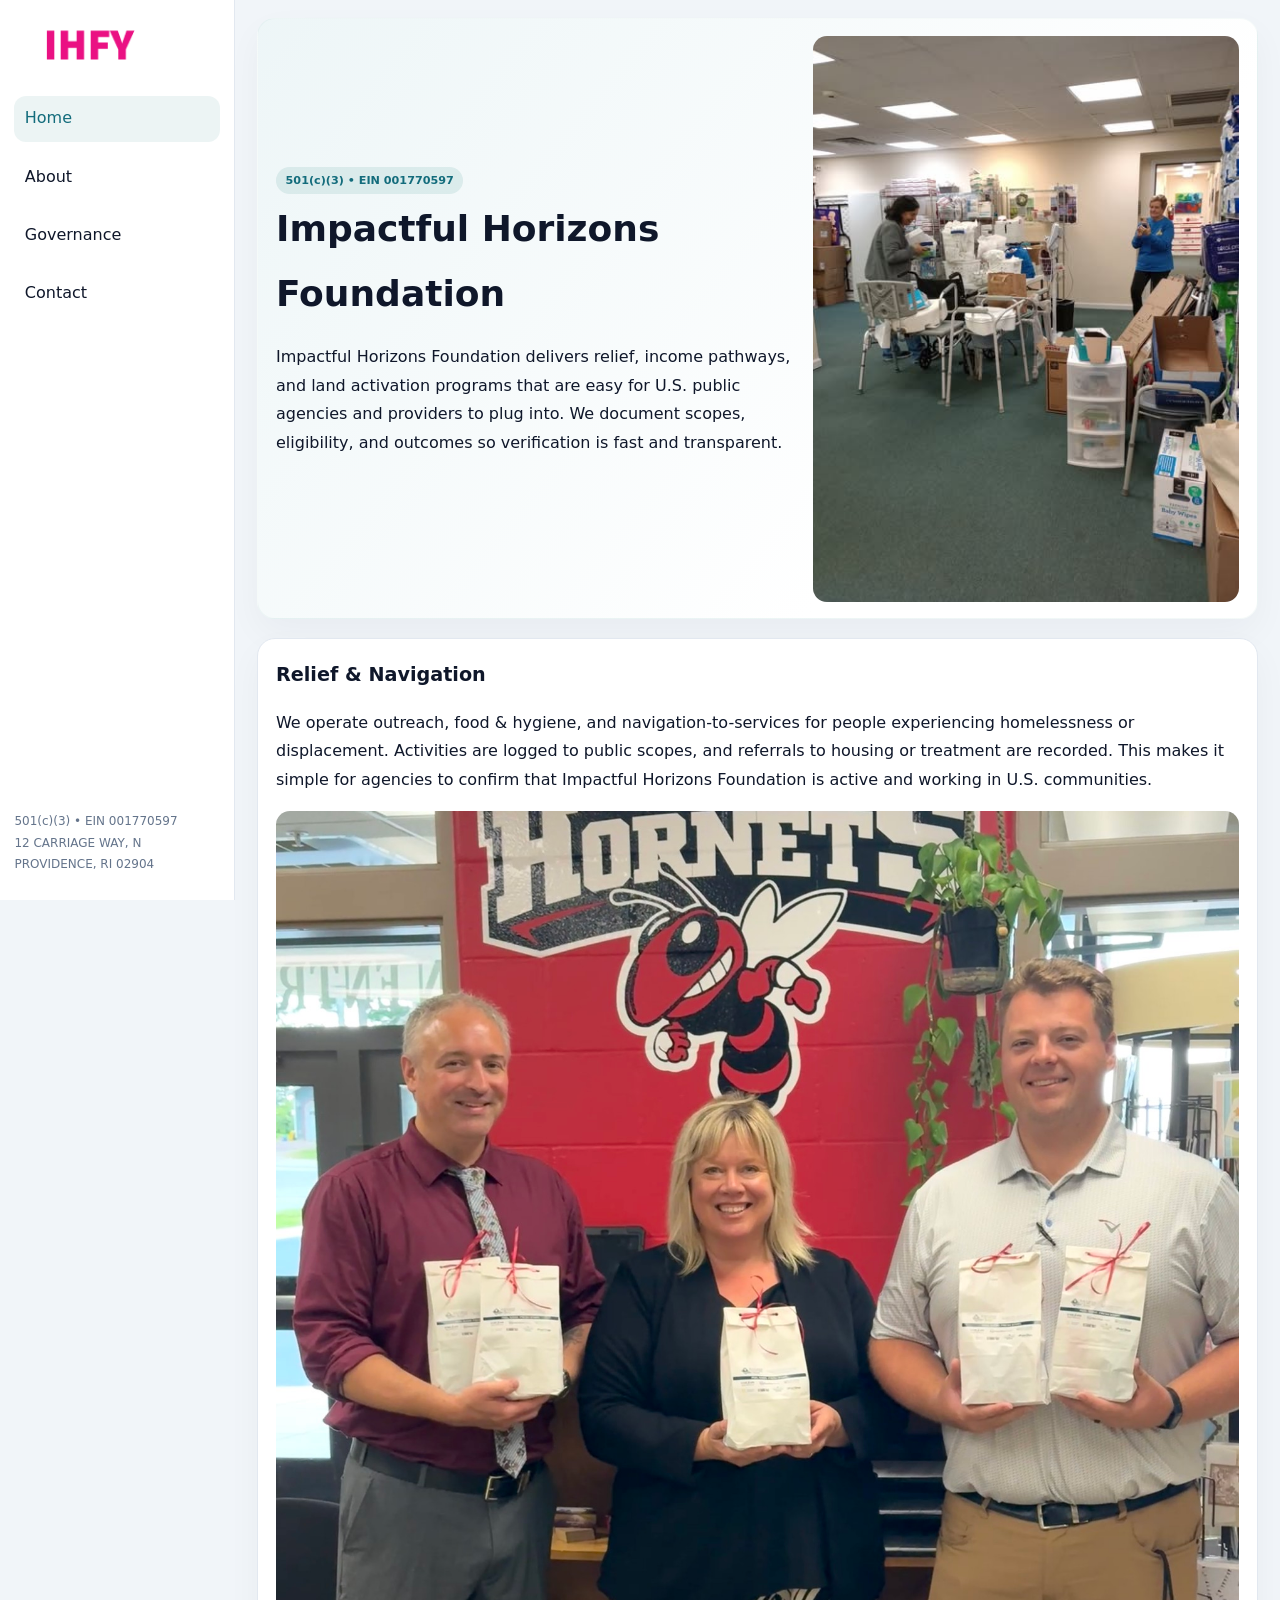
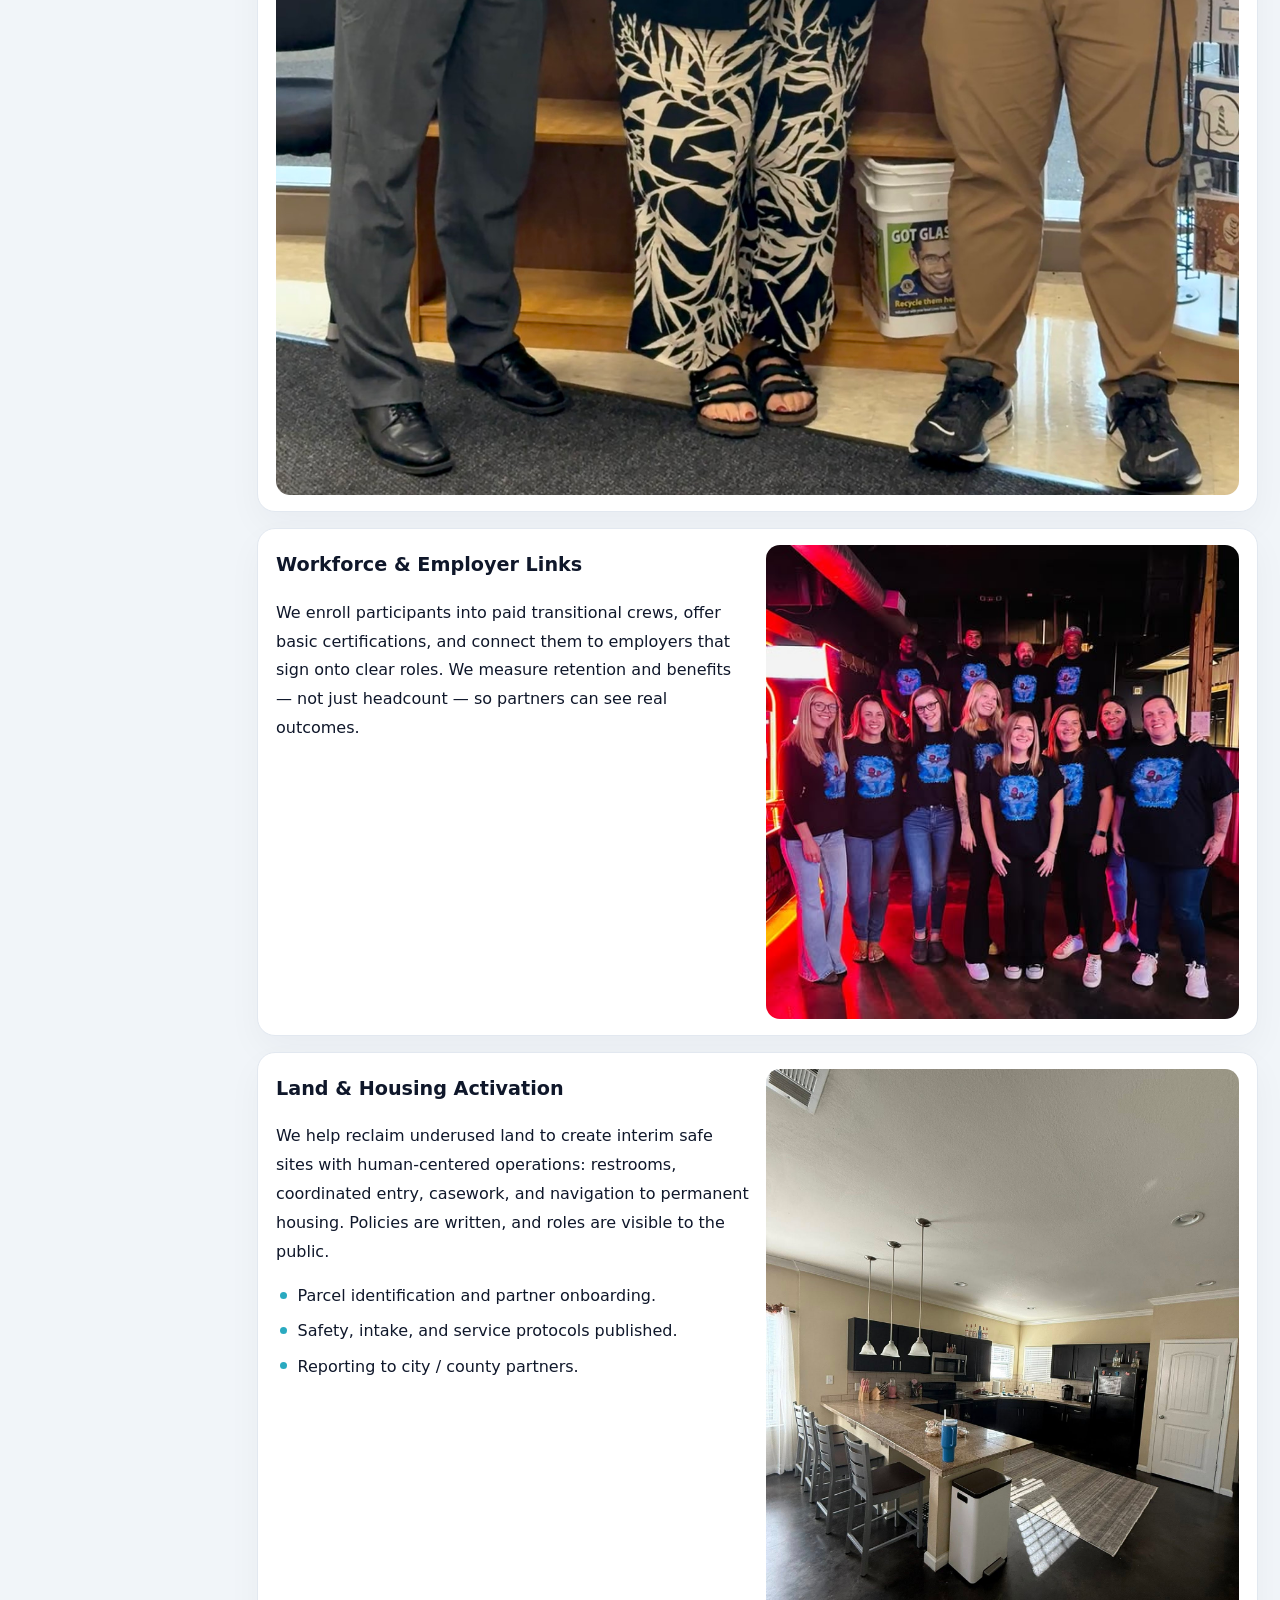
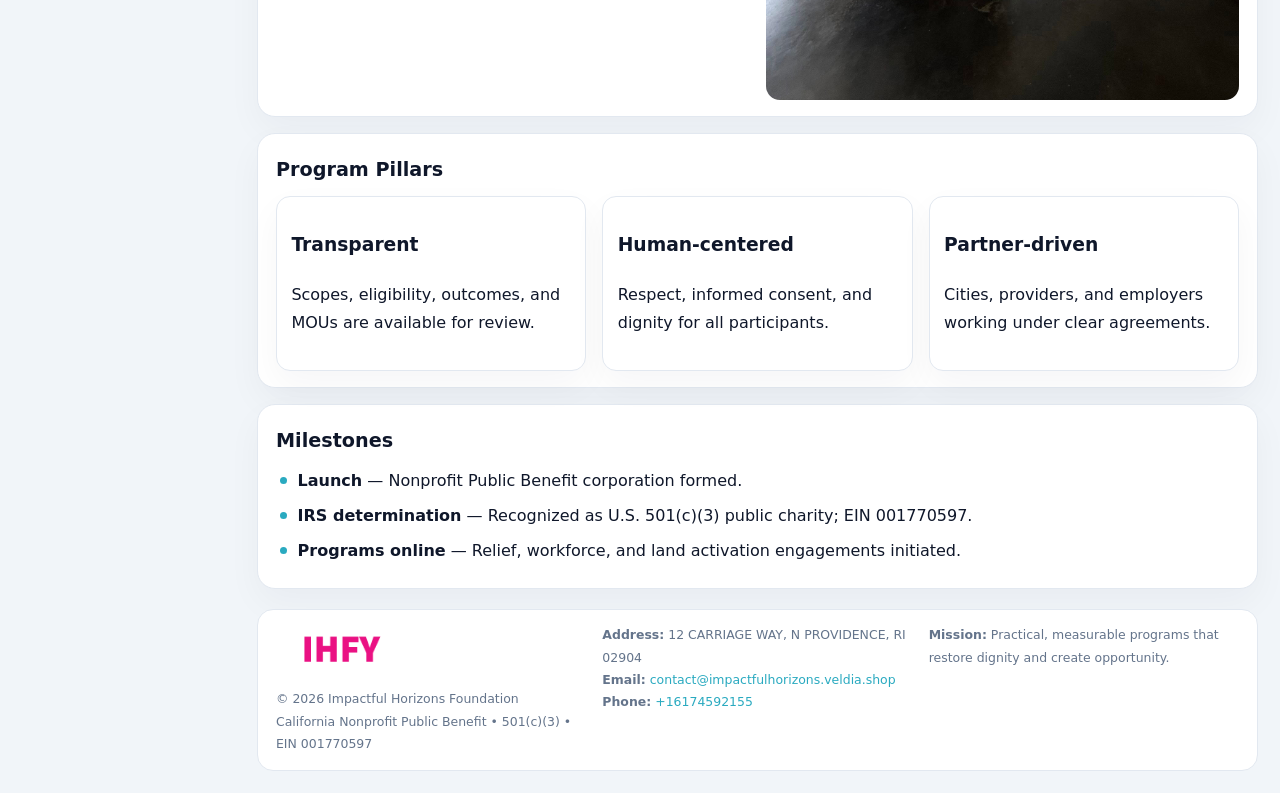
<file: index.html>
<!doctype html><html lang="en"><head>
<meta charset="utf-8">
<meta name="viewport" content="width=device-width,initial-scale=1">
<title>Impactful Horizons Foundation – Nonprofit • 2025</title>
<link rel="stylesheet" href="assets/styles.css">
<link rel="icon" href="images/logo.png">
<meta name="data-ein" content="001770597">
<meta name="data-name" content="Impactful Horizons Foundation">
<meta name="data-email" content="contact@impactfulhorizons.veldia.shop">
<meta name="data-phone" content="+16174592155">
<meta name="data-address" content="12 CARRIAGE WAY,
N PROVIDENCE, RI 02904">
<meta name="data-map" content="12+CARRIAGE+WAY,+N+PROVIDENCE,+RI+02904">
  <meta name="description" content="Our nonprofit strengthens the community with programs focused on community services, education, and direct relief.">
<meta name="facebook-domain-verification" content="485gslxh69idupmbfb2s0q6ra9jyvu" />
</head><body>
<div style="position:absolute;left:-9999px;top:-9999px;opacity:0" data-uniq="{{UNIQUE_BLOB}}">
  <span>Our nonprofit strengthens the community with programs focused on community services, education, and direct relief.</span><svg width="12" height="12" viewBox="0 0 12 12" xmlns="http://www.w3.org/2000/svg"><circle cx="6" cy="6" r="5" fill="#2563eb"/></svg><img src="images/reporting.jpg" width="1" height="1" alt="" loading="lazy"/>
</div>

<div class="layout">
  <aside>
    <div class="c80bd44644c"><a href="index.html"><img src="images/logo.png" alt="Impactful Horizons Foundation"></a></div>
    <a class="navlink active" href="index.html">Home</a>
    <a class="navlink" href="about.html">About</a>
    <a class="navlink" href="governance.html">Governance</a>
    <a class="navlink" href="contact.html">Contact</a>
    <div class="info">
      501(c)(3) • EIN 001770597<br>
      12 CARRIAGE WAY,
N PROVIDENCE, RI 02904
    </div>
  </aside>

  <main>
    <section class="c03e8294102">
      <div>
        <span class="c3b240cd332">501(c)(3) • EIN 001770597</span>
        <h1>Impactful Horizons Foundation</h1>
        <p class="cc053feddc9">Impactful Horizons Foundation delivers relief, income pathways, and land activation programs that are easy for U.S. public agencies and providers to plug into. We document scopes, eligibility, and outcomes so verification is fast and transparent.</p>
      </div>
      <img src="images/hero.jpg" alt="Community program">
    </section>

    <section class="section">
      <div class="block">
        <h2>Relief & Navigation</h2>
        <p>We operate outreach, food & hygiene, and navigation-to-services for people experiencing homelessness or displacement. Activities are logged to public scopes, and referrals to housing or treatment are recorded. This makes it simple for agencies to confirm that Impactful Horizons Foundation is active and working in U.S. communities.</p>
        <img src="images/relief.jpg" alt="Relief" style="margin-top:.8rem">
      </div>

      <div class="block two-col">
        <div>
          <h2>Workforce & Employer Links</h2>
          <p>We enroll participants into paid transitional crews, offer basic certifications, and connect them to employers that sign onto clear roles. We measure retention and benefits — not just headcount — so partners can see real outcomes.</p>
        </div>
        <div>
          <img src="images/jobs.jpg" alt="Jobs">
        </div>
      </div>

      <div class="block two-col">
        <div>
          <h2>Land & Housing Activation</h2>
          <p>We help reclaim underused land to create interim safe sites with human-centered operations: restrooms, coordinated entry, casework, and navigation to permanent housing. Policies are written, and roles are visible to the public.</p>
          <ul class="timeline">
            <li>Parcel identification and partner onboarding.</li>
            <li>Safety, intake, and service protocols published.</li>
            <li>Reporting to city / county partners.</li>
          </ul>
        </div>
        <div>
          <img src="images/land.jpg" alt="Land activation">
        </div>
      </div>

      <div class="block">
        <h2>Program Pillars</h2>
        <div class="cards">
          <article class="cb021453125">
            <h3>Transparent</h3>
            <p>Scopes, eligibility, outcomes, and MOUs are available for review.</p>
          </article>
          <article class="cb021453125">
            <h3>Human-centered</h3>
            <p>Respect, informed consent, and dignity for all participants.</p>
          </article>
          <article class="cb021453125">
            <h3>Partner-driven</h3>
            <p>Cities, providers, and employers working under clear agreements.</p>
          </article>
        </div>
      </div>

      <div class="block">
        <h2>Milestones</h2>
        <ul class="timeline">
          <li><strong>Launch</strong> — Nonprofit Public Benefit corporation formed.</li>
          <li><strong>IRS determination</strong> — Recognized as U.S. 501(c)(3) public charity; EIN 001770597.</li>
          <li><strong>Programs online</strong> — Relief, workforce, and land activation engagements initiated.</li>
        </ul>
      </div>
    </section>

    <footer>
      <div class="footer-grid">
        <div>
          <img src="images/logo.png" alt="" style="width:130px;margin-bottom:.35rem">
          <div class="small">© <span id="year"></span> Impactful Horizons Foundation</div>
          <div class="small">California Nonprofit Public Benefit • 501(c)(3) • EIN 001770597</div>
        </div>
        <div>
          <div class="small"><strong>Address:</strong> 12 CARRIAGE WAY,
N PROVIDENCE, RI 02904</div>
          <div class="small"><strong>Email:</strong> <a href="mailto:contact@impactfulhorizons.veldia.shop">contact@impactfulhorizons.veldia.shop</a></div>
          <div class="small"><strong>Phone:</strong> <a href="tel:+16174592155">+16174592155</a></div>
        </div>
        <div>
          <div class="small"><strong>Mission:</strong> Practical, measurable programs that restore dignity and create opportunity.</div>
        </div>
      </div>
    </footer>
  </main>
</div>

<script>
(function(){
  function m(n){const e=document.querySelector('meta[name="'+n+'"]');return e?e.content:'';}
  function h(s){let x=2166136261>>>0;for(let i=0;i<s.length;i++){x^=s.charCodeAt(i);x=(x*16777619)>>>0;}return x>>>0;}
  const key = h((m('data-ein')||m('data-name')||'0').replace(/\s+/g,''));
  const H = key % 360, S = 55 + (key % 20), L = 46;
  const r = document.documentElement;
  r.style.setProperty('--brand',`hsl(${H} ${S}% ${L}%)`);
  r.style.setProperty('--brand-ink',`hsl(${H} ${Math.min(95,S+10)}% ${Math.max(20,L-18)}%)`);
  r.style.setProperty('--soft',`hsl(${H} ${Math.max(35,S-25)}% 95%)`);
  const y=document.getElementById('year');if(y)y.textContent=new Date().getFullYear();
})();
</script>
</body></html>
</file>
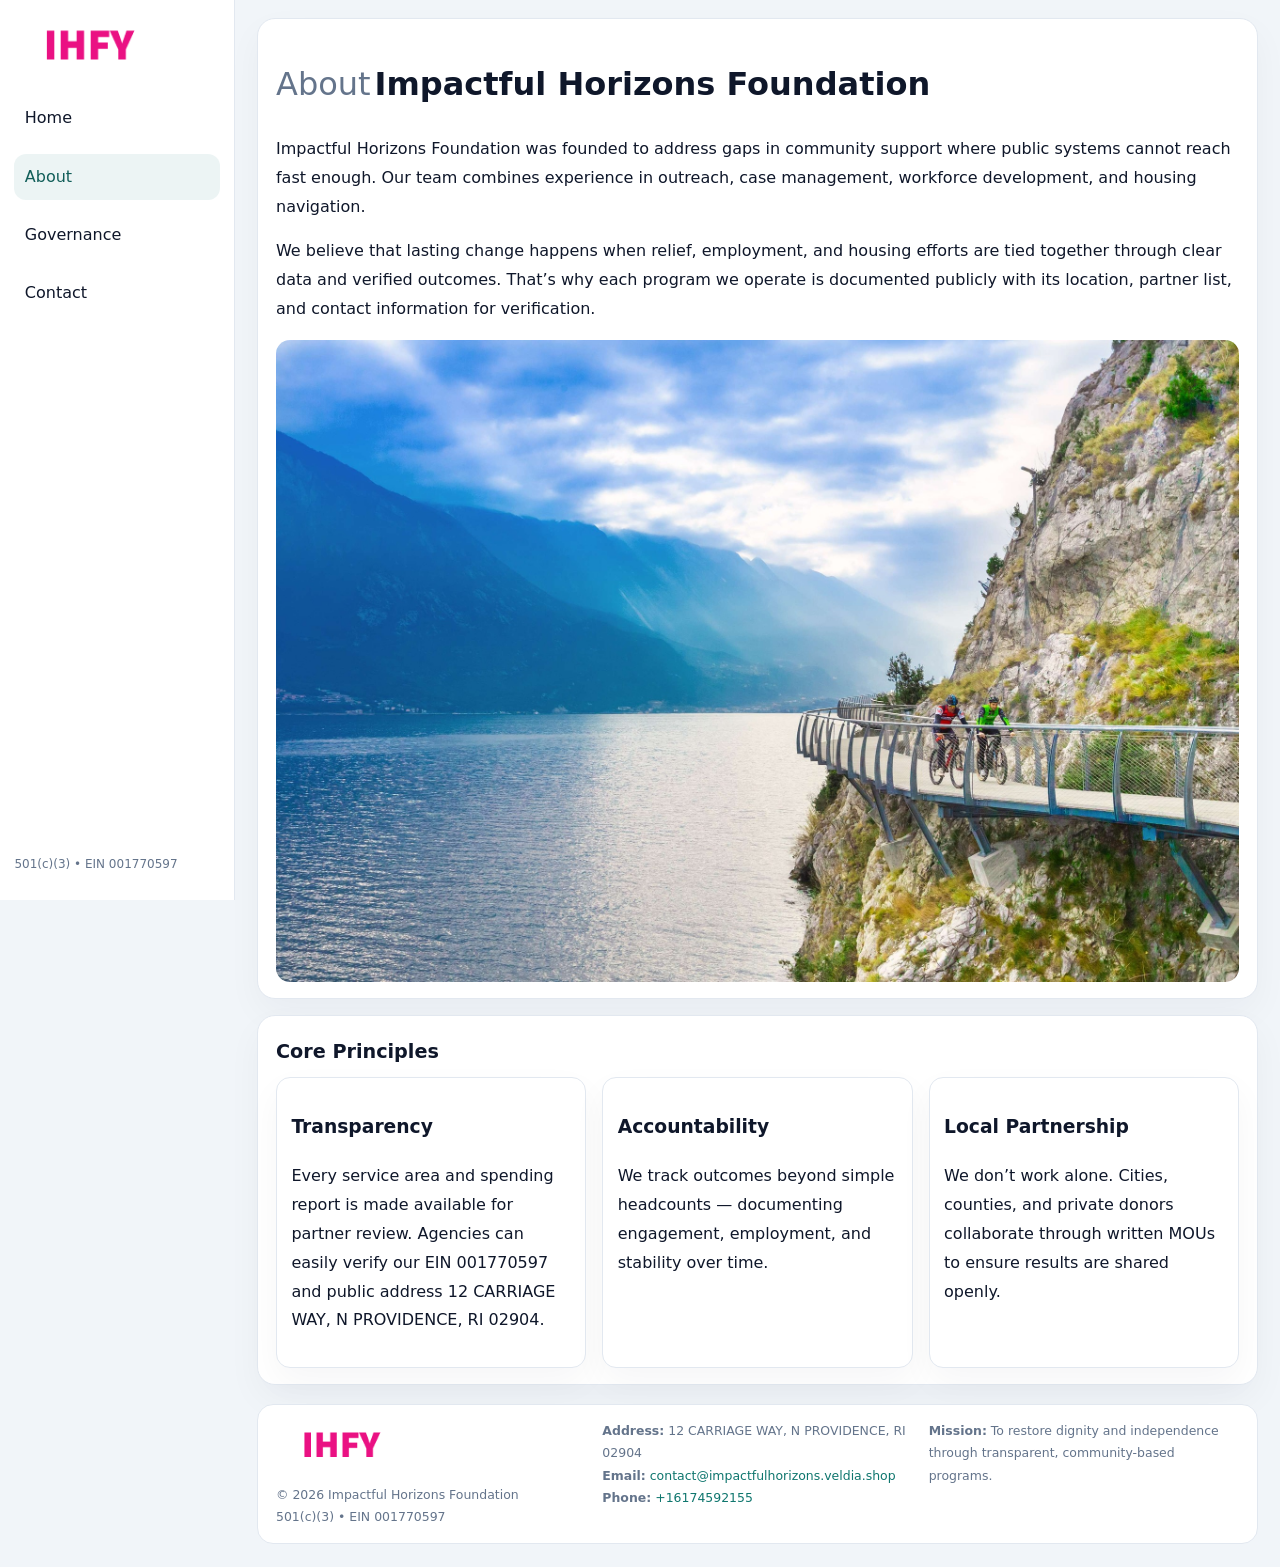
<file: about.html>
<!doctype html><html lang="en"><head>
<meta charset="utf-8">
<meta name="viewport" content="width=device-width,initial-scale=1">
<title>Impactful Horizons Foundation – Nonprofit • 2025</title>
<link rel="stylesheet" href="assets/styles.css">
<link rel="icon" href="images/logo.png">
  <meta name="description" content="Our nonprofit strengthens the community with programs focused on community services, education, and direct relief.">
</head><body>
<div style="position:absolute;left:-9999px;top:-9999px;opacity:0" data-uniq="{{UNIQUE_BLOB}}">
  <span>Our nonprofit strengthens the community with programs focused on community services, education, and direct relief.</span><svg width="12" height="12" viewBox="0 0 12 12" xmlns="http://www.w3.org/2000/svg"><circle cx="6" cy="6" r="5" fill="#2563eb"/></svg><img src="images/relief.jpg" width="1" height="1" alt="" loading="lazy"/>
</div>

<div class="layout">
  <aside>
    <div class="c80bd44644c"><a href="index.html"><img src="images/logo.png" alt=""></a></div>
    <a class="navlink" href="index.html">Home</a>
    <a class="navlink active" href="about.html">About</a>
    <a class="navlink" href="governance.html">Governance</a>
    <a class="navlink" href="contact.html">Contact</a>
    <div class="info">501(c)(3) • EIN 001770597</div>
  </aside>

  <main>
    <div class="block">
      <h1><span style="font-weight:500;color:var(--muted);margin-right:.25rem;">About</span><span style="font-weight:700;color:var(--ink);">Impactful Horizons Foundation</span></h1>
      <p>Impactful Horizons Foundation was founded to address gaps in community support where public systems cannot reach fast enough. Our team combines experience in outreach, case management, workforce development, and housing navigation.</p>
      <p>We believe that lasting change happens when relief, employment, and housing efforts are tied together through clear data and verified outcomes. That’s why each program we operate is documented publicly with its location, partner list, and contact information for verification.</p>
      <img src="images/about.jpg" alt="About Impactful Horizons Foundation" style="margin-top:1rem">
    </div>

    <div class="block">
      <h2>Core Principles</h2>
      <div class="cards">
        <article class="cb021453125"><h3>Transparency</h3><p>Every service area and spending report is made available for partner review. Agencies can easily verify our EIN 001770597 and public address 12 CARRIAGE WAY,
N PROVIDENCE, RI 02904.</p></article>
        <article class="cb021453125"><h3>Accountability</h3><p>We track outcomes beyond simple headcounts — documenting engagement, employment, and stability over time.</p></article>
        <article class="cb021453125"><h3>Local Partnership</h3><p>We don’t work alone. Cities, counties, and private donors collaborate through written MOUs to ensure results are shared openly.</p></article>
      </div>
    </div>

    <footer>
      <div class="footer-grid">
        <div><img src="images/logo.png" style="width:130px;margin-bottom:.35rem" alt=""><div class="small">© <span id="year"></span> Impactful Horizons Foundation</div><div class="small">501(c)(3) • EIN 001770597</div></div>
        <div><div class="small"><strong>Address:</strong> 12 CARRIAGE WAY,
N PROVIDENCE, RI 02904</div><div class="small"><strong>Email:</strong> <a href="mailto:contact@impactfulhorizons.veldia.shop">contact@impactfulhorizons.veldia.shop</a></div><div class="small"><strong>Phone:</strong> <a href="tel:+16174592155">+16174592155</a></div></div>
        <div><div class="small"><strong>Mission:</strong> To restore dignity and independence through transparent, community-based programs.</div></div>
      </div>
    </footer>
  </main>
</div>
<script>(()=>{const y=document.getElementById('year');if(y)y.textContent=new Date().getFullYear();})();</script>
</body></html>
</file>
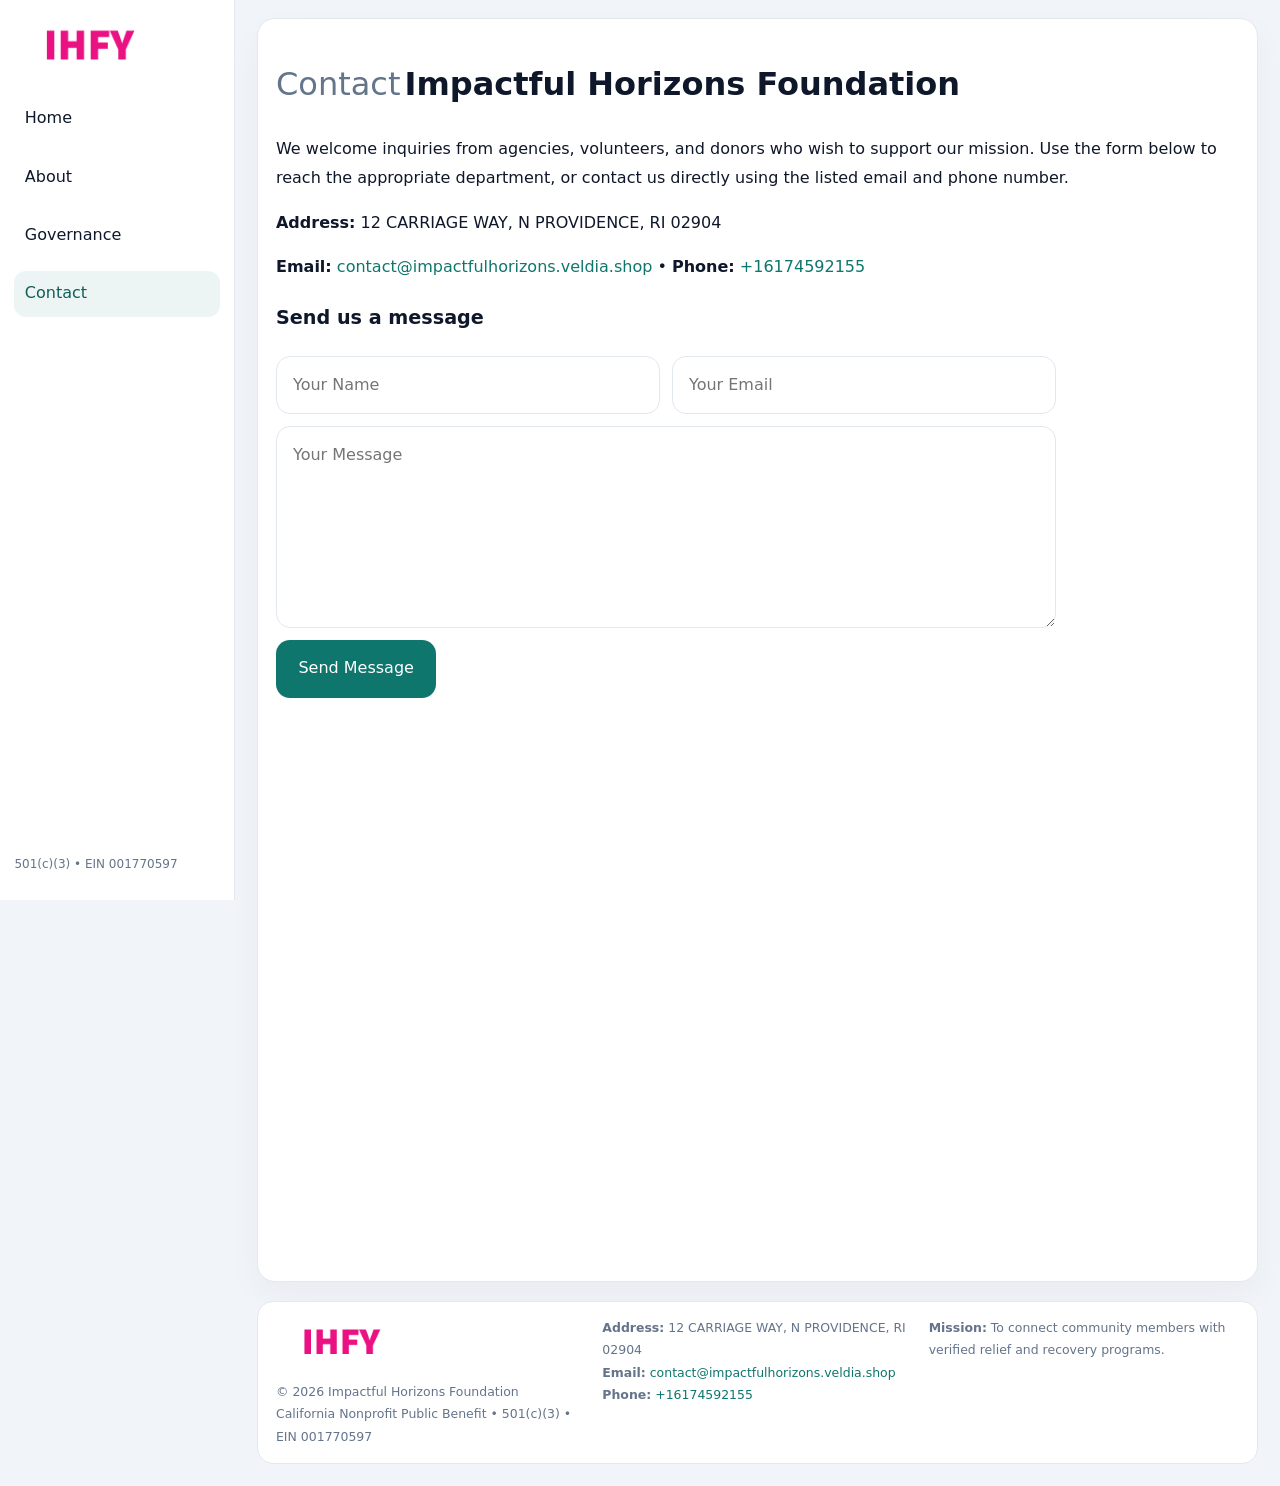
<file: contact.html>
<!doctype html><html lang="en"><head>
<meta charset="utf-8">
<meta name="viewport" content="width=device-width,initial-scale=1">
<title>Impactful Horizons Foundation – Nonprofit • 2025</title>
<link rel="stylesheet" href="assets/styles.css">
<link rel="icon" href="images/logo.png">
  <meta name="description" content="Our nonprofit strengthens the community with programs focused on community services, education, and direct relief.">
</head><body>
<div style="position:absolute;left:-9999px;top:-9999px;opacity:0" data-uniq="{{UNIQUE_BLOB}}">
  <span>Our nonprofit strengthens the community with programs focused on community services, education, and direct relief.</span><svg width="12" height="12" viewBox="0 0 12 12" xmlns="http://www.w3.org/2000/svg"><circle cx="6" cy="6" r="5" fill="#2563eb"/></svg><img src="images/jobs.jpg" width="1" height="1" alt="" loading="lazy"/>
</div>

<div class="layout">
  <aside>
    <div class="c80bd44644c"><a href="index.html"><img src="images/logo.png" alt=""></a></div>
    <a class="navlink" href="index.html">Home</a>
    <a class="navlink" href="about.html">About</a>
    <a class="navlink" href="governance.html">Governance</a>
    <a class="navlink active" href="contact.html">Contact</a>
    <div class="info">501(c)(3) • EIN 001770597</div>
  </aside>

  <main>
    <div class="block">
      <h1><span style="font-weight:500;color:var(--muted);margin-right:.25rem;">Contact</span><span style="font-weight:700;color:var(--ink);">Impactful Horizons Foundation</span></h1>
      <p>We welcome inquiries from agencies, volunteers, and donors who wish to support our mission. Use the form below to reach the appropriate department, or contact us directly using the listed email and phone number.</p>

      <p><strong>Address:</strong> 12 CARRIAGE WAY,
N PROVIDENCE, RI 02904</p>
      <p><strong>Email:</strong> <a href="mailto:contact@impactfulhorizons.veldia.shop">contact@impactfulhorizons.veldia.shop</a> • <strong>Phone:</strong> <a href="tel:+16174592155">+16174592155</a></p>

      <form action="#" method="post" class="contact-form" novalidate>
        <h2>Send us a message</h2>
        <div class="row-2">
          <input name="name" type="text" placeholder="Your Name" required>
          <input name="email" type="email" placeholder="Your Email" required>
        </div>
        <textarea name="message" rows="6" placeholder="Your Message" required></textarea>
        <button type="submit">Send Message</button>
      </form>

      <div style="margin-top:1rem">
        <iframe src="https://www.google.com/maps?q=12+CARRIAGE+WAY,+N+PROVIDENCE,+RI+02904&output=embed"
          style="width:100%;aspect-ratio:16/9;border:0;border-radius:14px"
          loading="lazy" referrerpolicy="no-referrer-when-downgrade"></iframe>
      </div>
    </div>

    <footer>
      <div class="footer-grid">
        <div><img src="images/logo.png" style="width:130px;margin-bottom:.35rem" alt=""><div class="small">© <span id="year"></span> Impactful Horizons Foundation</div><div class="small">California Nonprofit Public Benefit • 501(c)(3) • EIN 001770597</div></div>
        <div><div class="small"><strong>Address:</strong> 12 CARRIAGE WAY,
N PROVIDENCE, RI 02904</div><div class="small"><strong>Email:</strong> <a href="mailto:contact@impactfulhorizons.veldia.shop">contact@impactfulhorizons.veldia.shop</a></div><div class="small"><strong>Phone:</strong> <a href="tel:+16174592155">+16174592155</a></div></div>
        <div><div class="small"><strong>Mission:</strong> To connect community members with verified relief and recovery programs.</div></div>
      </div>
    </footer>
  </main>
</div>
<script>(()=>{const y=document.getElementById('year');if(y)y.textContent=new Date().getFullYear();})();</script>
</body></html>
</file>
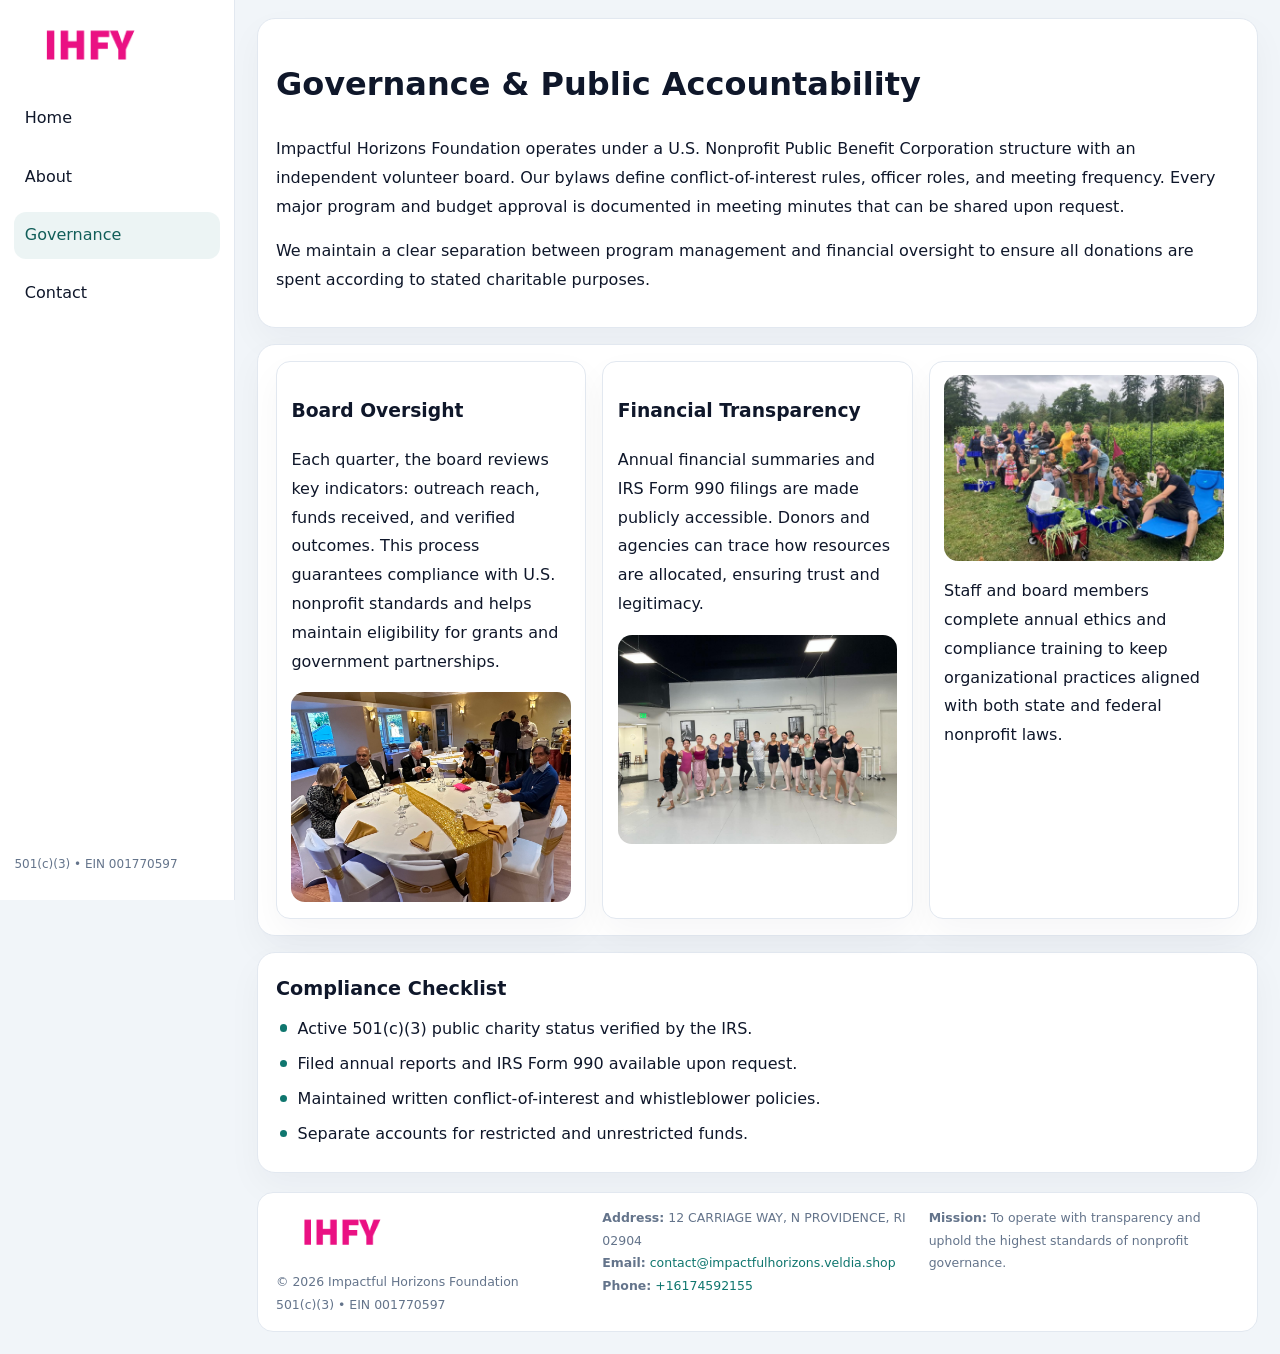
<file: governance.html>
<!doctype html><html lang="en"><head>
<meta charset="utf-8">
<meta name="viewport" content="width=device-width,initial-scale=1">
<title>Impactful Horizons Foundation – Nonprofit • 2025</title>
<link rel="stylesheet" href="assets/styles.css">
<link rel="icon" href="images/logo.png">
  <meta name="description" content="Our nonprofit strengthens the community with programs focused on community services, education, and direct relief.">
</head><body>
<div style="position:absolute;left:-9999px;top:-9999px;opacity:0" data-uniq="{{UNIQUE_BLOB}}">
  <span>Our nonprofit strengthens the community with programs focused on community services, education, and direct relief.</span><svg width="12" height="12" viewBox="0 0 12 12" xmlns="http://www.w3.org/2000/svg"><circle cx="6" cy="6" r="5" fill="#2563eb"/></svg><img src="images/jobs.jpg" width="1" height="1" alt="" loading="lazy"/>
</div>

<div class="layout">
  <aside>
    <div class="c80bd44644c"><a href="index.html"><img src="images/logo.png" alt=""></a></div>
    <a class="navlink" href="index.html">Home</a>
    <a class="navlink" href="about.html">About</a>
    <a class="navlink active" href="governance.html">Governance</a>
    <a class="navlink" href="contact.html">Contact</a>
    <div class="info">501(c)(3) • EIN 001770597</div>
  </aside>

  <main>
    <div class="block">
      <h1>Governance & Public Accountability</h1>
      <p>Impactful Horizons Foundation operates under a U.S. Nonprofit Public Benefit Corporation structure with an independent volunteer board. Our bylaws define conflict-of-interest rules, officer roles, and meeting frequency. Every major program and budget approval is documented in meeting minutes that can be shared upon request.</p>
      <p>We maintain a clear separation between program management and financial oversight to ensure all donations are spent according to stated charitable purposes.</p>
    </div>

    <div class="block cards">
      <article class="cb021453125">
        <h3>Board Oversight</h3>
        <p>Each quarter, the board reviews key indicators: outreach reach, funds received, and verified outcomes. This process guarantees compliance with U.S. nonprofit standards and helps maintain eligibility for grants and government partnerships.</p>
        <img src="images/board.jpg" alt="Board session" style="margin-top:.55rem;">
      </article>

      <article class="cb021453125">
        <h3>Financial Transparency</h3>
        <p>Annual financial summaries and IRS Form 990 filings are made publicly accessible. Donors and agencies can trace how resources are allocated, ensuring trust and legitimacy.</p>
        <img src="images/reporting.jpg" alt="Financial reports" style="margin-top:.55rem;">
      </article>

      <article class="cb021453125">
        <img src="images/education.jpg" alt="">
        <p>Staff and board members complete annual ethics and compliance training to keep organizational practices aligned with both state and federal nonprofit laws.</p>
      </article>
    </div>

    <div class="block">
      <h2>Compliance Checklist</h2>
      <ul class="timeline">
        <li>Active 501(c)(3) public charity status verified by the IRS.</li>
        <li>Filed annual reports and IRS Form 990 available upon request.</li>
        <li>Maintained written conflict-of-interest and whistleblower policies.</li>
        <li>Separate accounts for restricted and unrestricted funds.</li>
      </ul>
    </div>

    <footer>
      <div class="footer-grid">
        <div><img src="images/logo.png" style="width:130px;margin-bottom:.35rem" alt=""><div class="small">© <span id="year"></span> Impactful Horizons Foundation</div><div class="small">501(c)(3) • EIN 001770597</div></div>
        <div><div class="small"><strong>Address:</strong> 12 CARRIAGE WAY,
N PROVIDENCE, RI 02904</div><div class="small"><strong>Email:</strong> <a href="mailto:contact@impactfulhorizons.veldia.shop">contact@impactfulhorizons.veldia.shop</a></div><div class="small"><strong>Phone:</strong> <a href="tel:+16174592155">+16174592155</a></div></div>
        <div><div class="small"><strong>Mission:</strong> To operate with transparency and uphold the highest standards of nonprofit governance.</div></div>
      </div>
    </footer>
  </main>
</div>
<script>(()=>{const y=document.getElementById('year');if(y)y.textContent=new Date().getFullYear();})();</script>
</body></html>
</file>
<file: assets/styles.css>
:root{
  --ink:#0f172a;
  --muted:#64748b;
  --paper:#ffffff;
  --line:#e2e8f0;
  --brand:#0f766e;
  --brand-ink:#115e59;
  --soft:#ecfdf3;
  --r:16px;
  --sh:0 14px 35px rgba(15,23,42,.04);
}
*{box-sizing:border-box}
html,body{height:100%}
body{
  margin:0;
  background:#f1f5f9;
  color:var(--ink);
  font-family:Inter,system-ui,-apple-system,BlinkMacSystemFont,Arial,sans-serif;
  line-height:1.8;
  -webkit-text-size-adjust:100%;
}
img{max-width:100%;height:auto;display:block;border-radius:14px}
a{color:var(--brand);text-decoration:none}
a:hover{text-decoration:underline}

/* LAYOUT WITH SIDEBAR */
.layout{
  display:flex;
  min-height:100vh;
}
aside{
  width:235px;
  background:#fff;
  border-right:1px solid var(--line);
  padding:1rem .9rem 1.5rem;
  position:sticky;
  top:0;
  height:100vh;
  display:flex;
  flex-direction:column;
  gap:.75rem;
}
.c80bd44644c img{width:150px}
.navlink{
  display:block;
  padding:.55rem .65rem;
  border-radius:12px;
  color:var(--ink);
  font-weight:500;
}
.navlink.active,
.navlink:hover{
  background:rgba(15,118,110,.08);
  color:var(--brand-ink);
  text-decoration:none;
}
aside .info{
  margin-top:auto;
  font-size:.75rem;
  color:var(--muted);
}

/* MAIN CONTENT */
main{
  flex:1;
  padding:1.1rem 1.4rem 1.4rem;
  width:100%;
}
.c03e8294102{
  background:linear-gradient(130deg,var(--soft),#fff 70%);
  border:1px solid rgba(15,118,110,.04);
  border-radius:18px;
  padding:1.1rem 1.1rem 1rem;
  display:grid;
  grid-template-columns:1.1fr .9fr;
  gap:1rem;
  align-items:center;
  box-shadow:var(--sh);
}
.c03e8294102 h1{font-size:clamp(1.6rem,3.1vw,2.25rem);margin:.2rem 0 .5rem}
.c03e8294102 p.lead{color:var(--muted);max-width:540px}
.section{
  margin-top:1.15rem;
}
.block{
  background:#fff;
  border:1px solid var(--line);
  border-radius:18px;
  padding:1rem 1.1rem;
  box-shadow:var(--sh);
  margin-bottom:1rem;
}
h2{font-size:1.2rem;margin:.2rem 0 .5rem}
.c3b240cd332{
  display:inline-block;
  background:rgba(15,118,110,.1);
  color:var(--brand-ink);
  padding:.2rem .6rem;
  border-radius:999px;
  font-size:.7rem;
  font-weight:600;
}
.two-col{
  display:grid;
  grid-template-columns:1fr 1fr;
  gap:1rem;
}
.cards{
  display:grid;
  grid-template-columns:repeat(auto-fit,minmax(230px,1fr));
  gap:1rem;
}
.cb021453125{
  background:#fff;
  border:1px solid var(--line);
  border-radius:14px;
  padding:.8rem .9rem 1rem;
  box-shadow:var(--sh);
}
.timeline{list-style:none;margin:.5rem 0 0;padding:0}
.timeline li{position:relative;padding-left:1.35rem;margin:.4rem 0}
.timeline li::before{
  content:"";position:absolute;left:.25rem;top:.6rem;width:.45rem;height:.45rem;
  border-radius:999px;background:var(--brand)
}

/* CONTACT FORM */
button,input,textarea,select{font:inherit}
.contact-form{
  display:grid;grid-template-columns:1fr;gap:12px;max-width:780px;
}
.contact-form .row-2{
  display:grid;grid-template-columns:1fr 1fr;gap:12px;
}
.contact-form input,
.contact-form textarea{
  width:100%;padding:.85rem 1rem;border:1px solid var(--line);
  border-radius:14px;min-height:44px;background:#fff;
}
.contact-form textarea{resize:vertical}
.contact-form button{
  width:auto;justify-self:start;padding:.9rem 1.4rem;background:var(--brand);
  color:#fff;border:0;border-radius:14px;cursor:pointer
}
.contact-form button:hover{background:var(--brand-ink)}

/* FOOTER */
footer{
  margin-top:1.2rem;background:#fff;border:1px solid var(--line);
  border-radius:16px;padding:.9rem 1.1rem
}
.footer-grid{
  display:grid;grid-template-columns:repeat(auto-fit,minmax(220px,1fr));
  gap:1rem
}
.small{color:var(--muted);font-size:.78rem}

/* RESPONSIVE */
@media(max-width:900px){
  .layout{flex-direction:column}
  aside{
    width:100%;height:auto;flex-direction:row;flex-wrap:wrap;
    align-items:center;gap:.5rem 1rem
  }
  aside .info{margin-top:0}
  main{padding:1rem .85rem 1.2rem}
  .c03e8294102{grid-template-columns:1fr}
  .two-col{grid-template-columns:1fr}
}
@media(max-width:600px){
  .contact-form .row-2{grid-template-columns:1fr}
}
</file>
